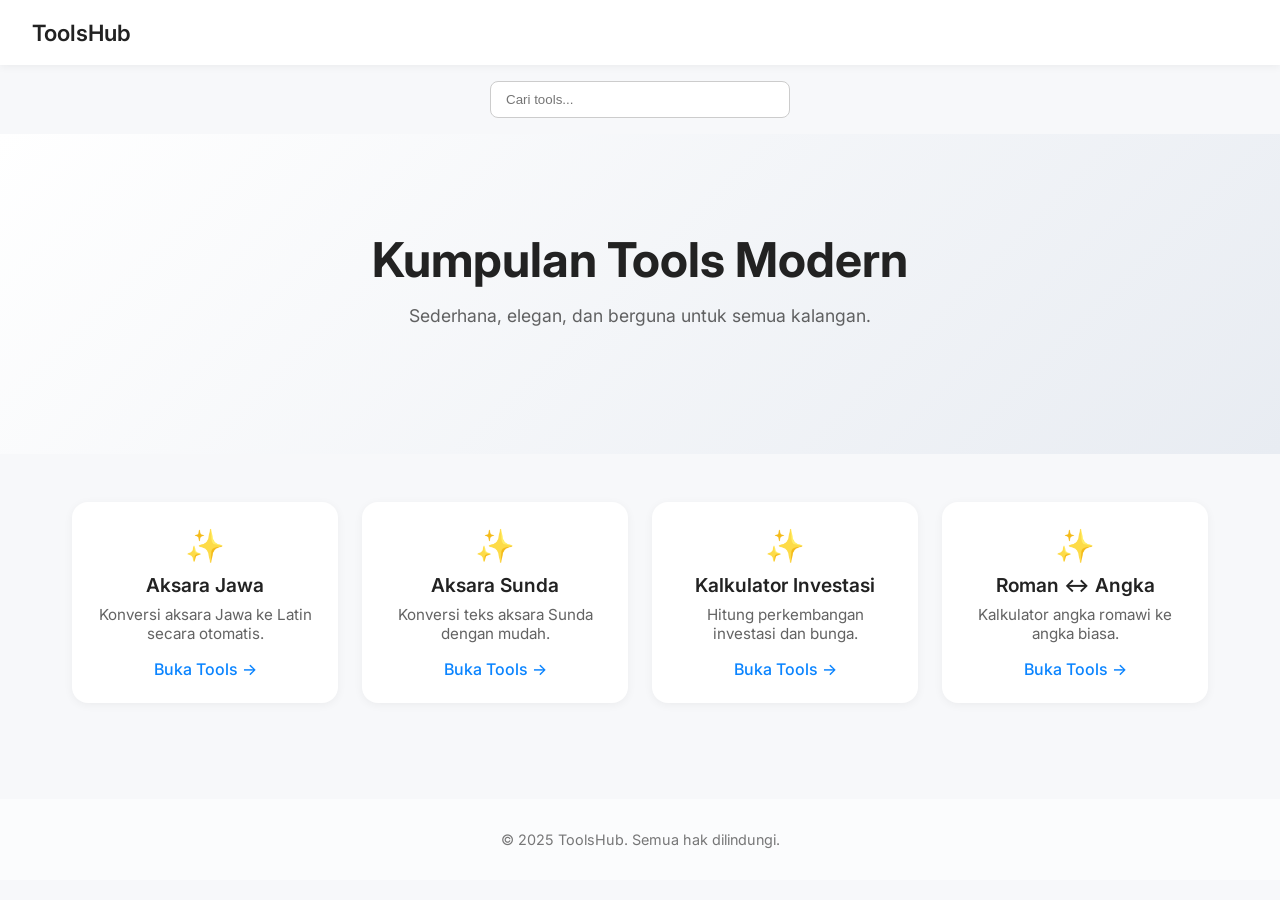
<file: Index.html>
<!DOCTYPE html>
<html lang="en">
<head>
  <meta charset="UTF-8" />
  <meta name="viewport" content="width=device-width, initial-scale=1.0" />
  <title>Tools Hub</title>
  <link rel="preconnect" href="https://fonts.googleapis.com">
  <link rel="preconnect" href="https://fonts.gstatic.com" crossorigin>
  <link href="https://fonts.googleapis.com/css2?family=Inter:wght@400;500;600;700&display=swap" rel="stylesheet">
  <style>
    :root {
      --bg: #f7f8fa;
      --text: #222;
      --card-bg: #fff;
      --nav-bg: #fff;
    }
    .dark {
      --bg: #1a1c1f;
      --text: #f1f1f1;
      --card-bg: #2a2d31;
      --nav-bg: #2a2d31;
    }
    * {
      margin: 0;
      padding: 0;
      box-sizing: border-box;
    }
    body {
      font-family: 'Inter', sans-serif;
      background: var(--bg);
      color: var(--text);
      transition: background 0.3s ease, color 0.3s ease;
      background: #f7f8fa;
      color: #222;
    }
    nav {
      display: flex;
      justify-content: space-between;
      align-items: center;
      padding: 1.2rem 2rem;
      background: var(--nav-bg);
      box-shadow: 0 2px 8px rgba(0,0,0,0.05);
      position: sticky;
      top: 0;
      z-index: 100;
    }
    nav .brand {
      font-size: 1.4rem;
      font-weight: 600;
    }
    .hero {
      padding: 6rem 2rem;
      text-align: center;
      background: linear-gradient(135deg, #ffffff 0%, #e8ecf2 100%);
    }
    .hero h1 {
      font-size: 3rem;
      font-weight: 700;
      margin-bottom: 1rem;
    }
    .hero p {
      font-size: 1.1rem;
      opacity: 0.7;
      margin-bottom: 2rem;
    }
    .tools {
      padding: 3rem 2rem;
      max-width: 1200px;
      margin: auto;
    }
    .grid {
      display: grid;
      grid-template-columns: repeat(auto-fit, minmax(250px, 1fr));
      gap: 1.5rem;
    }
    .card {
      background: var(--card-bg);
      padding: 1.5rem;
      border-radius: 16px;
      box-shadow: 0 2px 10px rgba(0,0,0,0.05);
      transition: transform 0.2s ease, box-shadow 0.2s ease, background 0.3s ease;
      text-align: center;
    }
    .card:hover {
      transform: translateY(-5px);
      box-shadow: 0 8px 20px rgba(0,0,0,0.08);
    }
    .card h3 {
      font-size: 1.2rem;
      font-weight: 600;
      margin-bottom: 0.5rem;
    }
    .card p {
      font-size: 0.95rem;
      opacity: 0.7;
      margin-bottom: 1rem;
    }
    .card a {
      text-decoration: none;
      color: #0a84ff;
      font-weight: 500;
    }
    .icon {
      font-size: 2rem;
      margin-bottom: 0.5rem;
      opacity: 0.9;
    }

    footer {
      text-align: center;
      padding: 2rem;
      background: #fff;
      margin-top: 3rem;
      font-size: 0.9rem;
      opacity: 0.6;
    }
  </style>
</head>
<body>
  <nav>
    <div class="brand">ToolsHub</div>
  </nav>

  <div style="text-align:center; padding:1rem;">
    <input id="search" type="text" placeholder="Cari tools..." style="padding:10px 15px; border-radius:8px; border:1px solid #ccc; width:80%; max-width:300px;">
  </div>

  <section class="hero">
    <h1>Kumpulan Tools Modern</h1>
    <p>Sederhana, elegan, dan berguna untuk semua kalangan.</p>
  </section>

  <section class="tools">
    <div class="grid">

      <div class="card">
        <div class="icon">✨</div>
        <h3>Aksara Jawa</h3>
        <p>Konversi aksara Jawa ke Latin secara otomatis.</p>
        <a href="#">Buka Tools →</a>
      </div>

      <div class="card">
        <div class="icon">✨</div>
        <h3>Aksara Sunda</h3>
        <p>Konversi teks aksara Sunda dengan mudah.</p>
        <a href="#">Buka Tools →</a>
      </div>

      <div class="card">
        <div class="icon">✨</div>
        <h3>Kalkulator Investasi</h3>
        <p>Hitung perkembangan investasi dan bunga.</p>
        <a href="#">Buka Tools →</a>
      </div>

      <div class="card">
        <div class="icon">✨</div>
        <h3>Roman ↔ Angka</h3>
        <p>Kalkulator angka romawi ke angka biasa.</p>
        <a href="#">Buka Tools →</a>
      </div>

    </div>
  </section>

  <footer>
    © 2025 ToolsHub. Semua hak dilindungi.
  </footer>
  <script>
    if(window.matchMedia && window.matchMedia('(prefers-color-scheme: dark)').matches){
      document.body.classList.add('dark');
    }

    gsap.from('.hero h1', { opacity:0, y:40, duration:1, ease:'power3.out'});
    gsap.from('.hero p', { opacity:0, y:30, duration:1, delay:0.2});
    gsap.from('.grid', { opacity:0, y:60, duration:1, scrollTrigger:{ trigger:'.grid', start:'top 80%'}});

    const search = document.getElementById('search');
    const cards = document.querySelectorAll('.card');
    search.addEventListener('input', () => {
      const val = search.value.toLowerCase();
      cards.forEach(card => {
        card.style.display = card.textContent.toLowerCase().includes(val) ? 'block' : 'none';
      });
    });
  </script>
</body>
</html>
</file>
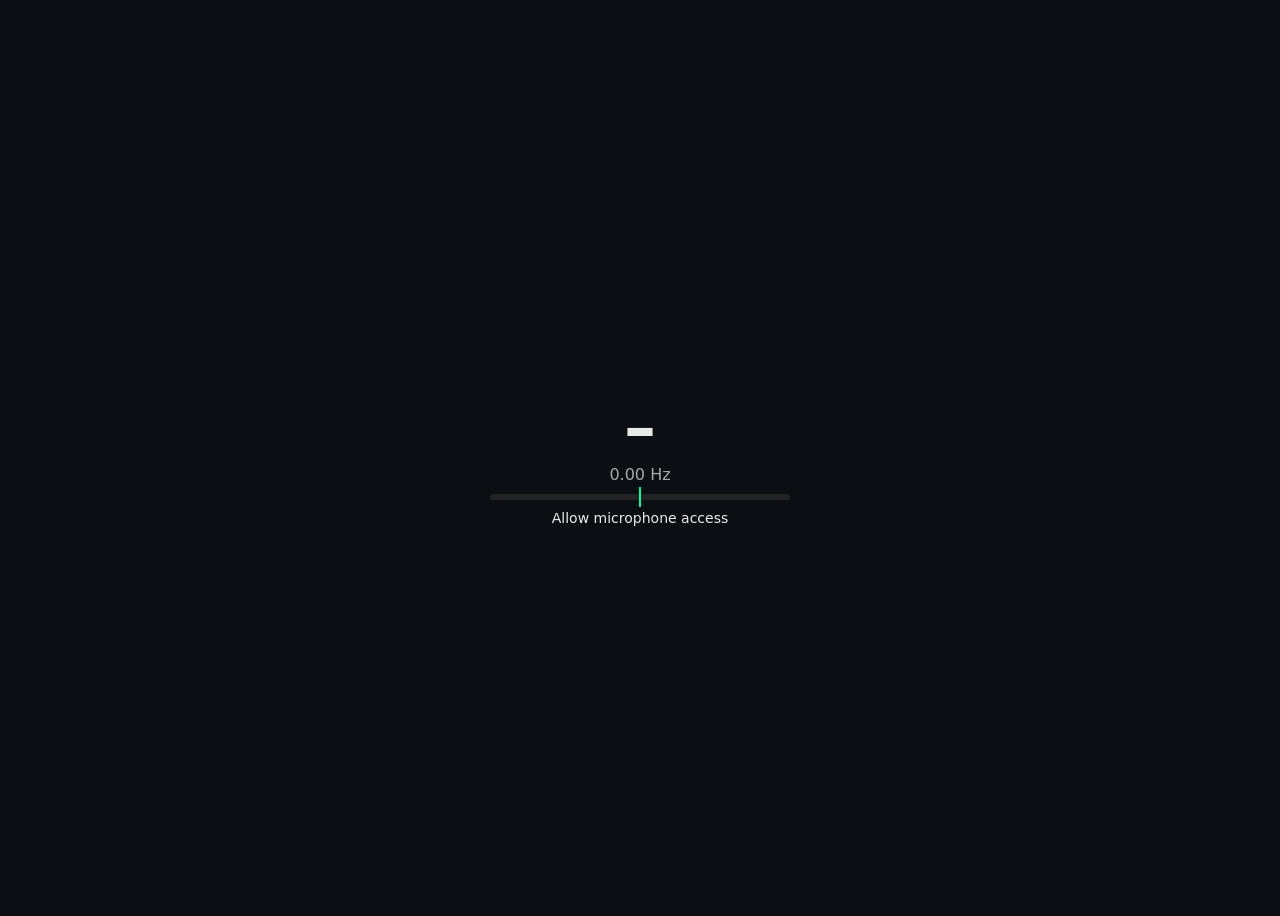
<file: posts/guitar-tuner/index.html>
<!DOCTYPE html>
<html lang="id">
<head>
<meta charset="UTF-8">
<title>Ultra Accurate Web Tuner</title>
<meta name="viewport" content="width=device-width, initial-scale=1">
<style>
body {
  background:#0b0f14;
  color:#eaeaea;
  font-family:system-ui, sans-serif;
  display:flex;
  justify-content:center;
  align-items:center;
  height:100vh;
}
.tuner {
  text-align:center;
  width:300px;
}
.note {
  font-size:64px;
  font-weight:700;
}
.freq {
  opacity:.7;
  margin-bottom:10px;
}
.meter {
  position:relative;
  height:6px;
  background:#222;
  border-radius:3px;
}
.needle {
  position:absolute;
  top:-7px;
  width:2px;
  height:20px;
  background:#00ff9c;
  left:50%;
  transform:translateX(-50%);
}
.status {
  margin-top:10px;
  font-size:14px;
}
</style>
</head>
<body>

<div class="tuner">
  <div class="note">–</div>
  <div class="freq">0.00 Hz</div>
  <div class="meter"><div class="needle"></div></div>
  <div class="status">Allow microphone access</div>
</div>

<script src="tuner.js"></script>
</body>
</html>
</file>
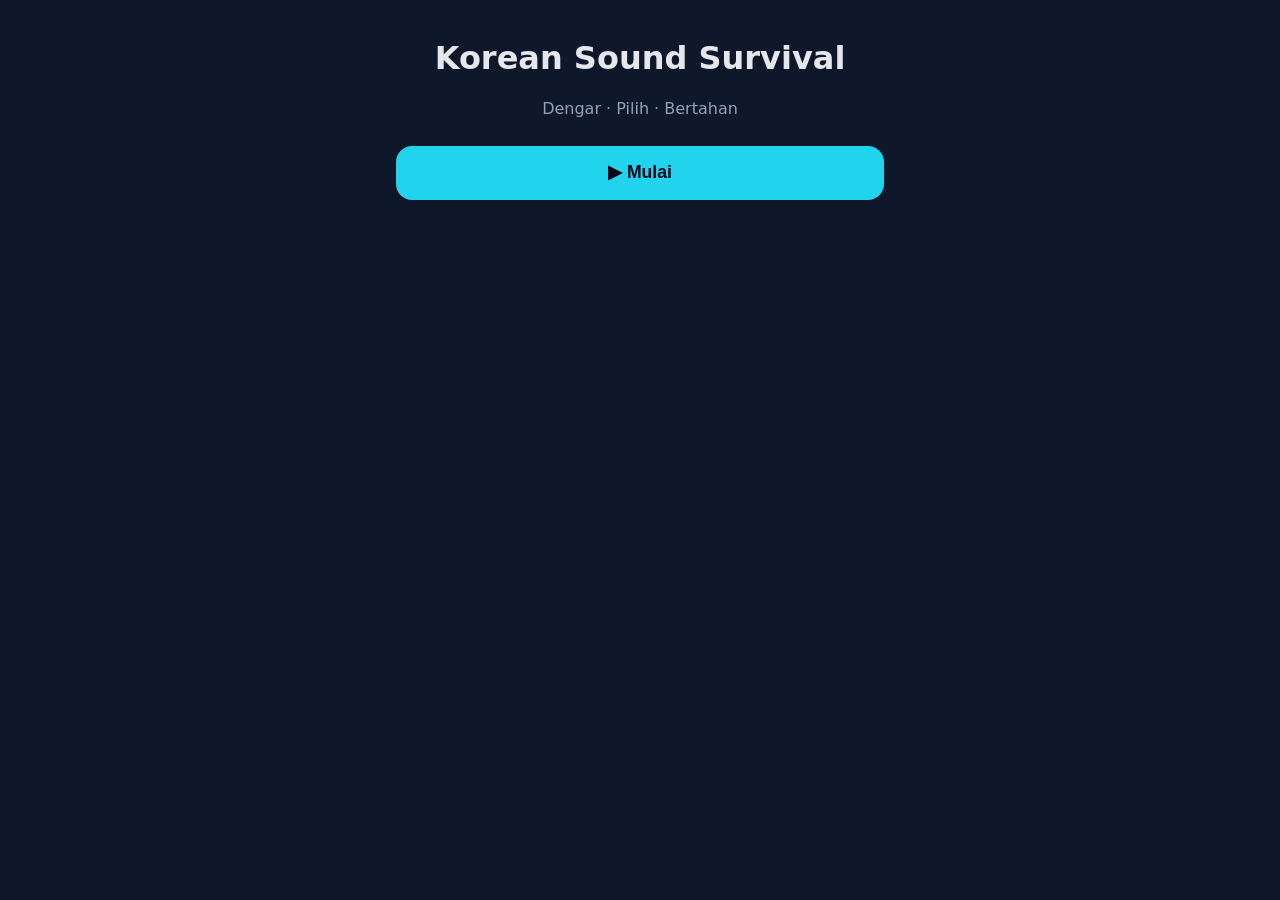
<file: posts/hangul/index.html>
<!DOCTYPE html>
<html lang="id">
<head>
<meta charset="UTF-8">
<meta name="viewport" content="width=device-width, initial-scale=1.0">
<title>Korean Sound Survival</title>
<link rel="stylesheet" href="css/style.css">
</head>
<body>

<!-- HOME -->
<div id="home" class="screen active fade">
  <h1>Korean Sound Survival</h1>
  <p>Dengar · Pilih · Bertahan</p>
  <button class="primary" id="btnStart">▶ Mulai</button>
</div>

<!-- WORLD -->
<div id="world" class="screen fade">
  <h2>Pilih World</h2>
  <div class="grid">
    <button id="btnHangeulBasic">Hangeul Basic</button>
    <button id="btnHangeulVowel">Hangeul Vowel</button>
    <button id="btnHangeulInitial">Hangeul Initial</button>
    <button id="btnAssimilation">Assimilation</button>
    <button id="btnBatchimL1">Batchim Level 1</button>
    <button id="btnBatchimL2">Batchim Level 2</button>
    <button id="btnBatchimL3">Batchim Level 3</button>
    <button id="btnBatchimL4">Batchim Level 4</button>
  </div>

  <button class="primary" id="btnSurvival">🧠 Survival Mode (PRO)</button>
</div>

<!-- LESSON (BARU) -->
<div id="lesson" class="screen fade">
  <div class="lesson-box">
    <h2 id="lessonHangul"></h2>
    <p id="lessonPhonetic" class="phonetic"></p>
    <p id="lessonRule" class="rule"></p>

    <div class="lesson-actions">
      <button class="secondary" id="btnLessonAudio">🔊 Dengarkan</button>
      <button class="primary" id="btnLessonNext">Next →</button>
    </div>
  </div>
</div>

<!-- GAME -->
<div id="game" class="screen fade">
  <div class="top-bar">
    ❤️ <span id="hp">3</span>
    🔥 <span id="combo">0</span>
  </div>

  <button class="audio-btn pulse" id="btnPlayAudio">🔊</button>

  <div id="questionBox" class="question-box">
    <div id="choices" class="choices"></div>
  </div>

  <p id="feedback"></p>

  <button class="secondary" id="btnBackToWorld">⬅ Kembali</button>
</div>

<!-- GAME OVER -->
<div id="gameover" class="screen fade">
  <div class="gameover-box">
    <div class="skull">💀</div>
    <h1>Game Over</h1>

    <div class="summary">
      <div>
        <span id="statTotal">0</span>
        <small>Total Soal</small>
      </div>
      <div>
        <span id="statCorrect">0</span>
        <small>Benar</small>
      </div>
      <div>
        <span id="statBestCombo">0</span>
        <small>Best Combo</small>
      </div>
    </div>

    <button class="primary" id="btnRevive">❤️ Revive (1x)</button>
    <button class="secondary" id="btnRetry">🔁 Main Lagi</button>
    <button class="secondary" id="btnGoWorld">⬅ World</button>
  </div>
</div>

<!-- SUBSCRIBE -->
<div id="subscribe" class="modal">
  <div class="modal-box">
    <h2>🔒 Survival Mode</h2>
    <p>Mode tanpa nyawa, endless challenge.</p>
    <button class="primary" id="btnFakeSubscribe">💳 Subscribe</button>
    <button class="secondary" id="btnCloseSubscribe">✖ Tutup</button>
  </div>
</div>

<script type="module" src="js/index.js"></script>
</body>
</html>
</file>
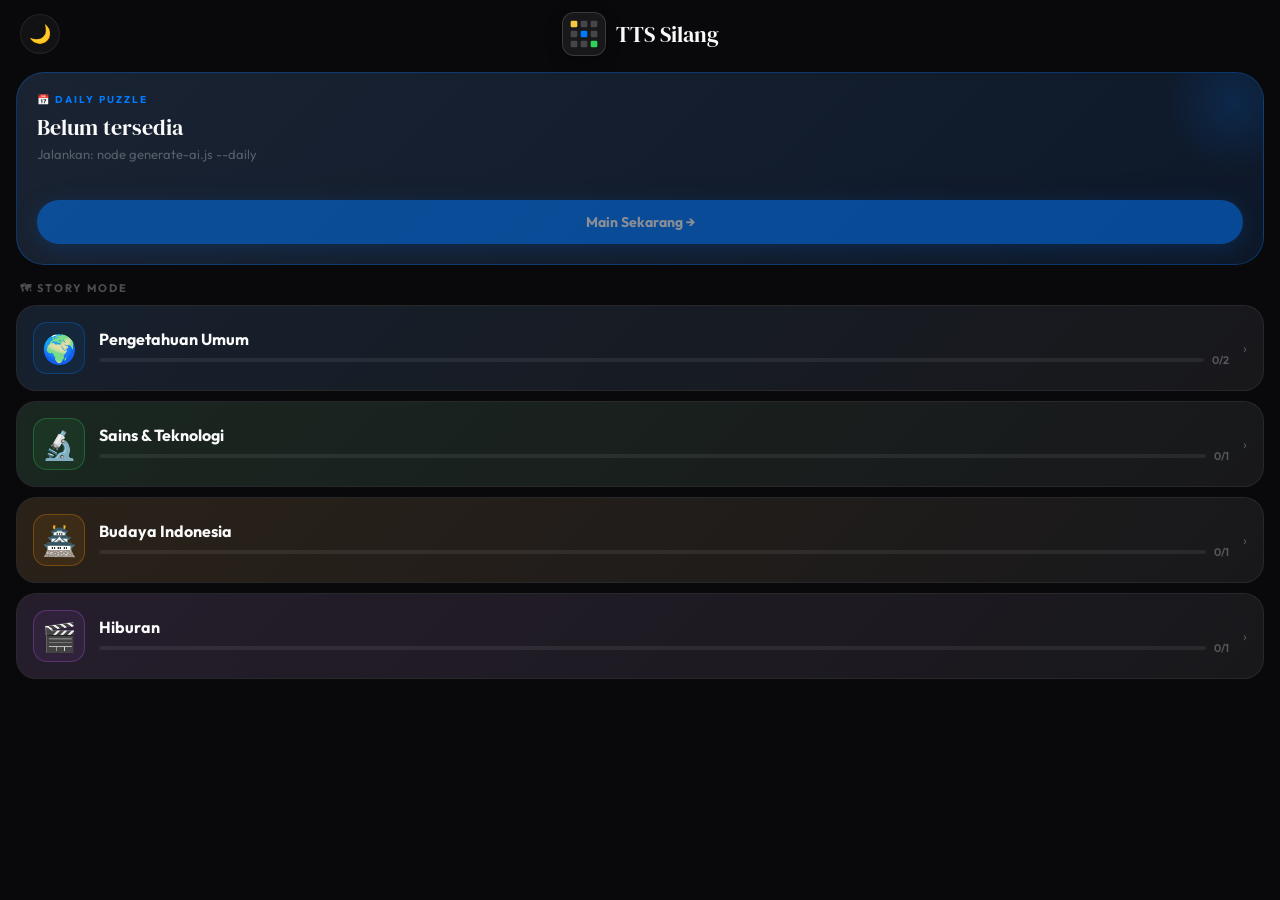
<file: posts/tts/index.html>
<!DOCTYPE html>
<html lang="id">
<head>
  <meta charset="UTF-8">
  <meta name="viewport" content="width=device-width, initial-scale=1.0, viewport-fit=cover, user-scalable=no">
  <meta name="theme-color" content="#09090B" id="meta-theme">
  <meta name="apple-mobile-web-app-capable" content="yes">
  <meta name="apple-mobile-web-app-status-bar-style" content="black-translucent">
  <meta name="apple-mobile-web-app-title" content="TTS Silang">
  <link rel="manifest" href="manifest.json">
  <title>TTS Silang</title>
  <link rel="preconnect" href="https://fonts.googleapis.com">
  <link rel="preconnect" href="https://fonts.gstatic.com" crossorigin>
  <link rel="stylesheet" href="style.css">
</head>
<body>

<canvas id="confetti-canvas"></canvas>
<div id="combo-display"></div>
<div id="loading-overlay"><div class="spinner"></div><div class="loading-label">Memuat…</div></div>

<!-- Mobile keyboard input -->
<input id="mobile-input" type="text" inputmode="text"
  autocomplete="off" autocorrect="off" autocapitalize="characters" spellcheck="false"
  style="position:fixed;opacity:0;width:1px;height:1px;top:50%;left:50%;
         border:none;outline:none;pointer-events:none;z-index:-1;transform:translate(-50%,-50%);"
  aria-hidden="true">

<!-- ══════════════════════════════════════
     SCREEN 1: HOME
     ══════════════════════════════════════ -->
<div id="screen-home" class="screen active">
  <div class="home-header">
    <button class="icon-btn" id="home-theme-btn" aria-label="Tema">🌙</button>
    <div class="home-logo">
      <div class="home-logo-icon">
        <svg width="32" height="32" viewBox="0 0 48 48" fill="none">
          <rect x="4"  y="4"  width="10" height="10" rx="2" fill="#F5C842"/>
          <rect x="19" y="4"  width="10" height="10" rx="2" fill="rgba(255,255,255,0.2)"/>
          <rect x="34" y="4"  width="10" height="10" rx="2" fill="rgba(255,255,255,0.2)"/>
          <rect x="4"  y="19" width="10" height="10" rx="2" fill="rgba(255,255,255,0.2)"/>
          <rect x="19" y="19" width="10" height="10" rx="2" fill="#007AFF"/>
          <rect x="34" y="19" width="10" height="10" rx="2" fill="rgba(255,255,255,0.2)"/>
          <rect x="4"  y="34" width="10" height="10" rx="2" fill="rgba(255,255,255,0.2)"/>
          <rect x="19" y="34" width="10" height="10" rx="2" fill="rgba(255,255,255,0.2)"/>
          <rect x="34" y="34" width="10" height="10" rx="2" fill="#30D158"/>
        </svg>
      </div>
      <span class="home-logo-name">TTS Silang</span>
    </div>
    <div style="width:40px"></div><!-- spacer -->
  </div>

  <!-- Daily Card -->
  <div class="daily-card" id="daily-card">
    <div class="daily-badge">📅 DAILY PUZZLE</div>
    <div class="daily-title" id="daily-title">—</div>
    <div class="daily-meta" id="daily-meta">—</div>
    <div class="daily-status" id="daily-status"></div>
    <button class="daily-btn" id="btn-daily">Main Sekarang →</button>
  </div>

  <!-- World Map -->
  <div class="section-label">🗺 Story Mode</div>
  <div class="world-list" id="world-list">
    <!-- filled by JS -->
  </div>
</div>

<!-- ══════════════════════════════════════
     SCREEN 2: LEVEL SELECT
     ══════════════════════════════════════ -->
<div id="screen-levels" class="screen">
  <div class="nav-header">
    <button class="icon-btn" onclick="App.goHome()">
      <svg width="16" height="16" viewBox="0 0 16 16" fill="none">
        <path d="M10 12L6 8l4-4" stroke="currentColor" stroke-width="2" stroke-linecap="round"/>
      </svg>
    </button>
    <div class="nav-title" id="world-title-nav">—</div>
    <div style="width:40px"></div>
  </div>
  <div class="level-grid" id="level-grid">
    <!-- filled by JS -->
  </div>
</div>

<!-- ══════════════════════════════════════
     SCREEN 3: GAME
     ══════════════════════════════════════ -->
<div id="screen-game" class="screen">
  <div id="app">
    <header class="game-header">
      <button class="header-back" id="btn-back-game" aria-label="Kembali">
        <svg width="14" height="14" viewBox="0 0 14 14" fill="none">
          <path d="M9 11L5 7l4-4" stroke="currentColor" stroke-width="1.8" stroke-linecap="round"/>
        </svg>
      </button>
      <div class="header-title">
        <div class="header-puzzle-name" id="header-puzzle-name">—</div>
        <div class="header-mode-badge"  id="header-mode-badge"></div>
      </div>
      <div class="header-right">
        <button class="header-theme-btn" id="game-theme-btn" aria-label="Tema">🌙</button>
        <div class="header-stats">
          <div id="timer-wrap" class="stat-pill">
            <span class="stat-pill-lbl">Waktu</span>
            <span class="stat-pill-val" id="timer-value">00:00</span>
          </div>
          <div class="stat-pill">
            <span class="stat-pill-lbl">Skor</span>
            <span class="stat-pill-val" id="score-value">0</span>
          </div>
          <div class="stat-pill">
            <span class="stat-pill-lbl">Kata</span>
            <span class="stat-pill-val" id="progress-text">0/0</span>
          </div>
        </div>
      </div>
    </header>

    <div class="progress-strip">
      <div class="progress-strip-fill" id="progress-bar-fill"></div>
    </div>

    <div class="game-body">
      <div class="grid-area" id="grid-area">
        <div id="grid-container" tabindex="0" role="application" aria-label="Papan TTS"></div>
      </div>

      <!-- Zoom — fixed to game-body corner -->
      <div class="zoom-controls" id="zoom-controls">
        <button class="zoom-btn" id="btn-zoom-in"  aria-label="Perbesar">＋</button>
        <button class="zoom-btn" id="btn-zoom-out" aria-label="Perkecil">－</button>
        <button class="zoom-btn" id="btn-zoom-fit" title="Fit" style="font-size:13px">⊡</button>
      </div>

      <aside class="clue-panel">
        <div class="clue-tabs">
          <div class="clue-tab active" data-tab="across">↔ Mendatar</div>
          <div class="clue-tab"        data-tab="down">↕ Menurun</div>
        </div>
        <div class="clue-pane active" id="clues-across"></div>
        <div class="clue-pane"        id="clues-down"></div>
      </aside>
    </div>

    <footer class="game-footer">
      <button class="ctrl-btn" id="btn-hint" onclick="game.useHint()">
        💡 <span class="hint-badge" id="hint-count">5</span>
      </button>
      <button class="ctrl-btn" onclick="game.revealCurrentWord()">🔓 Buka Kata</button>
      <button class="ctrl-btn primary" onclick="game.checkAll()">✅ Cek</button>
      <button class="ctrl-btn primary" onclick="game.moveToNextWord()">⏭ Lanjut</button>
    </footer>
  </div>
</div>

<!-- ══════════════════════════════════════
     WIN OVERLAY
     ══════════════════════════════════════ -->
<div id="win-overlay" class="overlay win-overlay">
  <div class="overlay-sheet">
    <div class="overlay-glow"></div>
    <span class="overlay-emoji" id="win-emoji">🏆</span>
    <div class="overlay-title" id="win-title">Selesai!</div>
    <div class="overlay-sub" id="win-sub">Luar biasa!</div>
    <div class="overlay-stats">
      <div class="overlay-stat">
        <span class="overlay-stat-lbl">Skor</span>
        <span class="overlay-stat-val" id="win-score" style="color:var(--c-gold)">0</span>
      </div>
      <div class="overlay-stat">
        <span class="overlay-stat-lbl">Waktu</span>
        <span class="overlay-stat-val" id="win-time">0m 0s</span>
      </div>
      <div class="overlay-stat">
        <span class="overlay-stat-lbl">Kata Benar</span>
        <span class="overlay-stat-val" id="win-words">0</span>
      </div>
    </div>
    <!-- Stars -->
    <div class="star-row" id="star-row">⭐⭐⭐</div>
    <div class="overlay-btns">
      <button class="overlay-btn secondary" id="win-btn-back" onclick="App.backFromGame()">Kembali</button>
      <button class="overlay-btn primary"   id="win-btn-next" onclick="App.nextLevel()">Level Berikut →</button>
    </div>
  </div>
</div>

<!-- GAME OVER -->
<div id="gameover-overlay" class="overlay lose-overlay">
  <div class="overlay-sheet">
    <div class="overlay-glow"></div>
    <span class="overlay-emoji">⏰</span>
    <div class="overlay-title">Waktu Habis!</div>
    <div class="overlay-sub">Coba lagi!</div>
    <div class="overlay-stats">
      <div class="overlay-stat">
        <span class="overlay-stat-lbl">Skor</span>
        <span class="overlay-stat-val" id="gameover-score" style="color:var(--c-red)">0</span>
      </div>
    </div>
    <div class="overlay-btns">
      <button class="overlay-btn secondary" onclick="App.backFromGame()">Kembali</button>
      <button class="overlay-btn primary"   onclick="App.replayLevel()">Coba Lagi</button>
    </div>
  </div>
</div>

<script src="ui.js"></script>
<script src="game.js"></script>
<script src="app.js"></script>
</body>
</html>
</file>
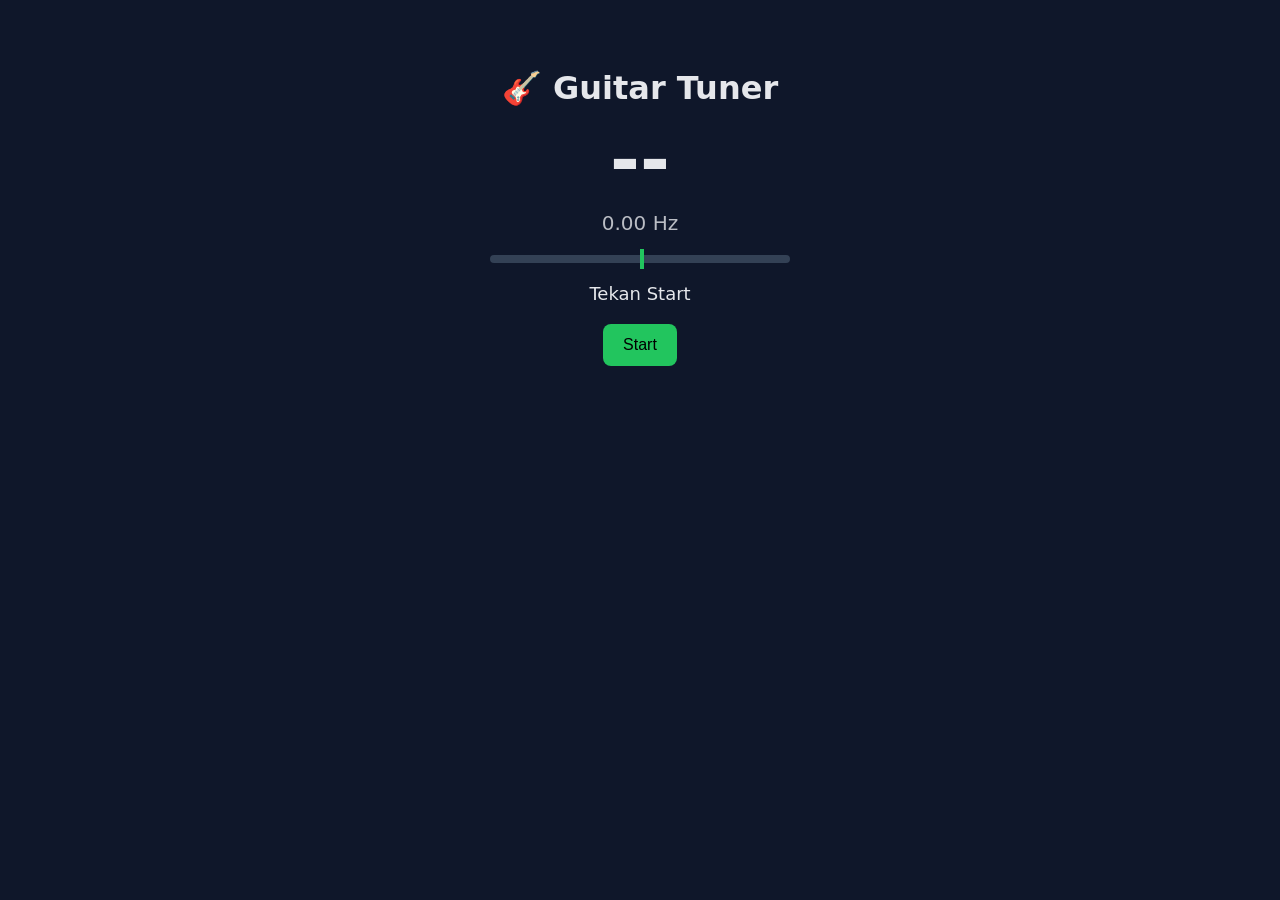
<file: posts/guitar-tuner/tuner.html>
<!DOCTYPE html>
<html lang="id">
<head>
<meta charset="UTF-8">
<title>High Accuracy Guitar Tuner</title>
<style>
  body {
    background: #0f172a;
    color: #e5e7eb;
    font-family: system-ui, sans-serif;
    text-align: center;
    padding: 40px;
  }

  h1 { margin-bottom: 10px; }

  .note {
    font-size: 72px;
    font-weight: bold;
    margin: 10px 0;
  }

  .freq {
    font-size: 20px;
    opacity: 0.8;
  }

  .meter {
    width: 300px;
    height: 8px;
    background: #334155;
    margin: 20px auto;
    position: relative;
    border-radius: 4px;
  }

  .needle {
    width: 4px;
    height: 20px;
    background: #22c55e;
    position: absolute;
    top: -6px;
    left: 50%;
    transform-origin: bottom;
  }

  .status {
    margin-top: 10px;
    font-size: 18px;
  }

  button {
    margin-top: 20px;
    padding: 12px 20px;
    font-size: 16px;
    border: none;
    border-radius: 8px;
    background: #22c55e;
    cursor: pointer;
  }
</style>
</head>

<body>
<h1>🎸 Guitar Tuner</h1>
<div class="note" id="note">--</div>
<div class="freq" id="freq">0.00 Hz</div>

<div class="meter">
  <div class="needle" id="needle"></div>
</div>

<div class="status" id="status">Tekan Start</div>
<button onclick="start()">Start</button>

<script>
let audioContext, analyser, buffer;
let freqHistory = [];

const strings = [
  { note: "E2", freq: 82.41 },
  { note: "A2", freq: 110.00 },
  { note: "D3", freq: 146.83 },
  { note: "G3", freq: 196.00 },
  { note: "B3", freq: 246.94 },
  { note: "E4", freq: 329.63 }
];

async function start() {
  audioContext = new AudioContext();
  const stream = await navigator.mediaDevices.getUserMedia({ audio: true });
  const source = audioContext.createMediaStreamSource(stream);

  const filter = audioContext.createBiquadFilter();
  filter.type = "lowpass";
  filter.frequency.value = 1000;

  analyser = audioContext.createAnalyser();
  analyser.fftSize = 4096;

  source.connect(filter);
  filter.connect(analyser);

  buffer = new Float32Array(analyser.fftSize);
  detect();
}

function detect() {
  analyser.getFloatTimeDomainData(buffer);
  let freq = autoCorrelate(buffer, audioContext.sampleRate);

  if (freq !== -1) {
    freqHistory.push(freq);
    if (freqHistory.length > 5) freqHistory.shift();
    freq = freqHistory.slice().sort()[2]; // median

    const string = closestString(freq);
    const cents = centsOff(freq, string.freq);

    document.getElementById("note").textContent = string.note;
    document.getElementById("freq").textContent = freq.toFixed(2) + " Hz";

    updateUI(cents);
  }

  requestAnimationFrame(detect);
}

function autoCorrelate(buf, sampleRate) {
  let size = buf.length;
  let rms = 0;
  for (let i = 0; i < size; i++) rms += buf[i] ** 2;
  rms = Math.sqrt(rms / size);
  if (rms < 0.01) return -1;

  let c = new Array(size).fill(0);
  for (let i = 0; i < size; i++)
    for (let j = 0; j < size - i; j++)
      c[i] += buf[j] * buf[j + i];

  let d = 0;
  while (c[d] > c[d + 1]) d++;

  let max = -1, pos = -1;
  for (let i = d; i < size; i++) {
    if (c[i] > max) {
      max = c[i];
      pos = i;
    }
  }

  // parabolic interpolation
  let x1 = c[pos - 1], x2 = c[pos], x3 = c[pos + 1];
  let shift = (x3 - x1) / (2 * (2 * x2 - x1 - x3));

  return sampleRate / (pos + shift);
}

function closestString(freq) {
  return strings.reduce((a, b) =>
    Math.abs(freq - a.freq) < Math.abs(freq - b.freq) ? a : b
  );
}

function centsOff(freq, ref) {
  return 1200 * Math.log2(freq / ref);
}

function updateUI(cents) {
  const needle = document.getElementById("needle");
  const status = document.getElementById("status");

  let clamped = Math.max(-50, Math.min(50, cents));
  needle.style.transform = `translateX(${clamped * 2}px)`;

  if (Math.abs(cents) < 1) {
    status.textContent = "✔ Pas";
    needle.style.background = "#22c55e";
  } else if (cents < 0) {
    status.textContent = "⬇ Terlalu Rendah";
    needle.style.background = "#facc15";
  } else {
    status.textContent = "⬆ Terlalu Tinggi";
    needle.style.background = "#facc15";
  }
}
</script>
</body>
</html>
</file>
<file: posts/hangul/css/style.css>
* {
  box-sizing: border-box;
}

body {
  margin: 0;
  background: #0f172a;
  color: #e5e7eb;
  font-family: system-ui, sans-serif;
}

/* ================= SCREEN ================= */
.screen {
  display: none;
  padding: 20px;
  min-height: 100vh;
  max-width: 520px;
  margin: auto;
}

.screen.active {
  display: block;
}

/* Fade motion */
.fade {
  animation: fadeIn 0.35s ease;
}

@keyframes fadeIn {
  from { opacity: 0; transform: translateY(8px); }
  to   { opacity: 1; transform: translateY(0); }
}

h1, h2 {
  text-align: center;
}

p {
  text-align: center;
  color: #94a3b8;
}

/* ================= BUTTON ================= */
button {
  width: 100%;
  padding: 16px;
  margin-top: 12px;
  font-size: 1.1rem;
  border: none;
  border-radius: 16px;
  background: #1e293b;
  color: #e5e7eb;
  cursor: pointer;
  transition: transform 0.12s ease, background 0.2s ease;
}

button:active {
  transform: scale(0.97);
}

button.primary {
  background: #22d3ee;
  color: #020617;
  font-weight: bold;
}

button.secondary {
  background: transparent;
  border: 1px solid #334155;
}

/* ================= GRID ================= */
.grid {
  display: grid;
  grid-template-columns: repeat(auto-fit, minmax(140px, 1fr));
  gap: 12px;
}

/* ================= GAME ================= */
.top-bar {
  display: flex;
  justify-content: space-between;
  font-size: 1.1rem;
}

.audio-btn {
  font-size: 3rem;
  margin: 30px auto;
  display: block;
  background: #22d3ee;
  color: #020617;
  border-radius: 50%;
  width: 90px;
  height: 90px;
}

/* Pulse */
.pulse {
  animation: pulse 1.6s infinite;
}

@keyframes pulse {
  0% { box-shadow: 0 0 0 0 rgba(34,211,238,.6); }
  70% { box-shadow: 0 0 0 18px rgba(34,211,238,0); }
  100% { box-shadow: 0 0 0 0 rgba(34,211,238,0); }
}

/* ================= QUESTION ================= */
.question-box {
  animation: slideIn 0.3s ease;
}

@keyframes slideIn {
  from { opacity: 0; transform: translateX(12px); }
  to   { opacity: 1; transform: translateX(0); }
}

.choices button {
  font-size: clamp(1.6rem, 4vw, 2.2rem);
  margin: 10px 0;
}

/* ================= FEEDBACK ================= */
#feedback {
  text-align: center;
  font-size: 1.3rem;
  margin-top: 10px;
  min-height: 1.5em;
}

/* ================= HEATMAP ================= */
.heatmap {
  display: grid;
  grid-template-columns: repeat(auto-fit, minmax(160px, 1fr));
  gap: 12px;
  margin-top: 20px;
}

.heat-item {
  padding: 14px;
  border-radius: 16px;
  text-align: center;
  font-size: 1.4rem;
  font-weight: bold;
  color: #020617;
}

.heat-cold { background: #38bdf8; }
.heat-warm { background: #facc15; }
.heat-hot  { background: #f87171; }

.heat-count {
  font-size: 0.85rem;
  font-weight: normal;
}

/* === TAMBAHAN ANIMASI === */

.correct {
  animation: correctFlash 0.4s ease;
}

@keyframes correctFlash {
  0% { background:#22c55e; transform:scale(1.03); }
  100% { background:#1e293b; transform:scale(1); }
}

.shake {
  animation: shake 0.35s;
}

@keyframes shake {
  0% { transform: translateX(0); }
  25% { transform: translateX(-6px); }
  50% { transform: translateX(6px); }
  75% { transform: translateX(-6px); }
  100% { transform: translateX(0); }
}

/* === MODAL === */
.modal {
  position: fixed;
  inset: 0;
  background: rgba(0,0,0,.6);
  display: none;
  align-items: center;
  justify-content: center;
}

.modal.show {
  display: flex;
}

.modal-box {
  background: #020617;
  padding: 24px;
  border-radius: 20px;
  width: 90%;
  max-width: 420px;
  text-align: center;
}

/* ================= GAME OVER ================= */
.gameover-box {
  background: radial-gradient(circle at top, #1e293b, #020617);
  padding: 32px 24px;
  border-radius: 28px;
  text-align: center;
  box-shadow: 0 30px 80px rgba(0,0,0,.6);
  animation: popIn .4s ease;
}

@keyframes popIn {
  from { transform: scale(.85); opacity:0; }
  to   { transform: scale(1); opacity:1; }
}

.skull {
  font-size: 4rem;
  margin-bottom: 10px;
}

.summary {
  display: grid;
  grid-template-columns: repeat(3,1fr);
  gap: 12px;
  margin: 20px 0 28px;
}

.summary span {
  font-size: 2rem;
  font-weight: bold;
  display: block;
}

.summary small {
  color: #94a3b8;
  font-size: .75rem;
}

/* ================= MOBILE UX IMPROVEMENT ================= */

/* Safe area untuk HP gesture (Android & iOS) */
body {
  padding-bottom: env(safe-area-inset-bottom);
}

/* Screen padding lebih konsisten */
.screen {
  padding: 18px 16px 28px;
}

/* Top bar lebih jelas & nyaman */
.top-bar {
  background: rgba(2,6,23,0.6);
  padding: 10px 14px;
  border-radius: 14px;
  margin-bottom: 14px;
  font-weight: 600;
}

/* Audio button lebih ergonomis */
.audio-btn {
  width: 78px;
  height: 78px;
  font-size: 2.4rem;
  margin: 24px auto 18px;
}

/* Choices lebih rapat & enak ditekan */
.choices button {
  padding: 18px 14px;
  margin: 8px 0;
  border-radius: 18px;
  touch-action: manipulation;
}

/* Feedback tidak lompat layout */
#feedback {
  margin-top: 6px;
}

/* Tombol umum: anti salah pencet */
button {
  min-height: 54px;
}

/* Grid world selector lebih ramah HP */
.grid {
  gap: 10px;
}

/* Modal padding mobile */
.modal-box {
  padding: 20px 18px;
}

/* Game over lebih compact */
.gameover-box {
  padding: 26px 18px;
}

.summary {
  gap: 8px;
}

/* ================= SMALL SCREEN ================= */
@media (max-width: 360px) {
  h1 { font-size: 1.6rem; }
  h2 { font-size: 1.2rem; }

  .choices button {
    font-size: 1.4rem;
    padding: 16px 12px;
  }

  .audio-btn {
    width: 70px;
    height: 70px;
    font-size: 2.2rem;
  }
}
</file>
<file: posts/tts/style.css>
@import url('https://fonts.googleapis.com/css2?family=DM+Serif+Display:ital@0;1&family=Outfit:wght@300;400;500;600;700;800&display=swap');

/* ================================================================
   TOKENS — DARK
   ================================================================ */
:root {
  --c-bg:        #09090B;
  --c-surface:   #111113;
  --c-card:      #18181B;
  --c-border:    rgba(255,255,255,0.07);
  --c-border-hi: rgba(255,255,255,0.14);
  --c-glass:     rgba(255,255,255,0.04);
  --c-glass-hi:  rgba(255,255,255,0.09);

  --c-gold:      #F5C842;
  --c-gold-dim:  rgba(245,200,66,0.14);
  --c-blue:      #007AFF;
  --c-blue-dim:  rgba(0,122,255,0.14);
  --c-green:     #30D158;
  --c-green-dim: rgba(48,209,88,0.14);
  --c-red:       #FF453A;
  --c-red-dim:   rgba(255,69,58,0.14);
  --c-purple:    #BF5AF2;
  --c-orange:    #FF9500;

  --c-txt-1:     #FAFAFA;
  --c-txt-2:     rgba(255,255,255,0.55);
  --c-txt-3:     rgba(255,255,255,0.28);

  --cell-bg:      #1C1C1E;
  --cell-border:  rgba(255,255,255,0.06);
  --cell-hi:      #1E2D3D;
  --cell-sel:     #003A75;
  --cell-correct: #0B3D21;
  --cell-error:   #3D0B0B;
  --cell-hint:    #2C1C42;

  --r-sm:   8px;  --r-md: 14px;
  --r-lg:  20px;  --r-xl: 28px;
  --r-full: 9999px;

  --ease-spring: cubic-bezier(0.34,1.56,0.64,1);
  --ease-out:    cubic-bezier(0.16,1,0.3,1);
  --t-fast: 0.12s;  --t-mid: 0.22s;

  --font-display: 'DM Serif Display', Georgia, serif;
  --font-ui:      'Outfit', system-ui, sans-serif;

  --header-h: 56px;  --footer-h: 60px;
  --safe-t: env(safe-area-inset-top, 0px);
  --safe-b: env(safe-area-inset-bottom, 0px);
  --safe-l: env(safe-area-inset-left, 0px);
  --safe-r: env(safe-area-inset-right, 0px);
}

/* ── Light Mode ─────────────────────────────────────────────────── */
body.light {
  --c-bg:        #F2F2F7;  --c-surface:   #FFFFFF;
  --c-card:      #FFFFFF;  --c-border:    rgba(0,0,0,0.08);
  --c-border-hi: rgba(0,0,0,0.15);
  --c-glass:     rgba(0,0,0,0.03);  --c-glass-hi: rgba(0,0,0,0.06);
  --c-gold:      #9A6F00;  --c-gold-dim:  rgba(154,111,0,0.1);
  --c-blue:      #007AFF;  --c-blue-dim:  rgba(0,122,255,0.1);
  --c-green:     #34C759;  --c-green-dim: rgba(52,199,89,0.1);
  --c-red:       #FF3B30;  --c-red-dim:   rgba(255,59,48,0.1);
  --c-purple:    #AF52DE;  --c-orange:    #FF9500;
  --c-txt-1:     #1C1C1E;  --c-txt-2:     rgba(0,0,0,0.55);
  --c-txt-3:     rgba(0,0,0,0.32);
  --cell-bg:      #FFFFFF;  --cell-border: rgba(0,0,0,0.1);
  --cell-hi:      #D6E8FF;  --cell-sel:    #A8C8FF;
  --cell-correct: #C8F0D4;  --cell-error:  #FFD0CE;
  --cell-hint:    #EDD6FF;
}

/* ── Base ───────────────────────────────────────────────────────── */
*,*::before,*::after { box-sizing:border-box; margin:0; padding:0; }
html { height:100%; height:-webkit-fill-available; }
body {
  font-family: var(--font-ui);
  background: var(--c-bg);
  color: var(--c-txt-1);
  height: 100dvh;
  overflow: hidden;
  -webkit-font-smoothing: antialiased;
  -webkit-tap-highlight-color: transparent;
  user-select: none;
  transition: background .3s, color .3s;
}

/* ── Screens ────────────────────────────────────────────────────── */
.screen {
  position: fixed; inset: 0;
  display: none; flex-direction: column;
  overflow: hidden;
  padding-top:    var(--safe-t);
  padding-bottom: var(--safe-b);
  padding-left:   var(--safe-l);
  padding-right:  var(--safe-r);
  background: var(--c-bg);
}
.screen.active { display: flex; }

/* Screen transition */
.screen.slide-in  { animation: slide-in  .32s var(--ease-out) both; }
.screen.slide-out { animation: slide-out .28s var(--ease-out) both; }
.screen.slide-back-in  { animation: slide-back-in  .32s var(--ease-out) both; }
.screen.slide-back-out { animation: slide-back-out .28s var(--ease-out) both; }
@keyframes slide-in       { from{transform:translateX(100%)} to{transform:translateX(0)} }
@keyframes slide-out      { from{transform:translateX(0)} to{transform:translateX(-30%)} }
@keyframes slide-back-in  { from{transform:translateX(-30%)} to{transform:translateX(0)} }
@keyframes slide-back-out { from{transform:translateX(0)} to{transform:translateX(100%)} }

/* ── Shared nav header ──────────────────────────────────────────── */
.nav-header {
  flex-shrink: 0;
  height: var(--header-h);
  display: flex; align-items: center; justify-content: space-between;
  padding: 0 16px;
  border-bottom: 1px solid var(--c-border);
  background: rgba(9,9,11,0.85);
  backdrop-filter: blur(20px); -webkit-backdrop-filter: blur(20px);
}
body.light .nav-header { background: rgba(242,242,247,0.9); }
.nav-title {
  font-family: var(--font-display);
  font-size: 18px; color: var(--c-txt-1);
}

.icon-btn {
  width: 40px; height: 40px; border-radius: 50%;
  background: var(--c-glass); border: 1px solid var(--c-border);
  color: var(--c-txt-1); font-size: 18px;
  display: flex; align-items: center; justify-content: center;
  cursor: pointer; transition: all var(--t-fast);
}
.icon-btn:active { background: var(--c-glass-hi); transform: scale(0.9); }

/* ================================================================
   SCREEN 1: HOME
   ================================================================ */
#screen-home { overflow-y: auto; -webkit-overflow-scrolling: touch; }

.home-header {
  flex-shrink: 0;
  display: flex; align-items: center; justify-content: space-between;
  padding: 12px 20px 8px;
}
.home-logo { display: flex; align-items: center; gap: 10px; }
.home-logo-icon {
  width: 44px; height: 44px; border-radius: 12px;
  background: var(--c-card); border: 1px solid var(--c-border-hi);
  display: flex; align-items: center; justify-content: center;
  box-shadow: 0 4px 16px rgba(0,0,0,0.3);
}
.home-logo-name {
  font-family: var(--font-display);
  font-size: 22px; color: var(--c-txt-1);
}

/* Daily card */
.daily-card {
  margin: 8px 16px 16px;
  background: linear-gradient(135deg, #1A2332, #0D1829);
  border: 1px solid rgba(0,122,255,0.3);
  border-radius: var(--r-xl);
  padding: 20px;
  position: relative; overflow: hidden;
  flex-shrink: 0;
}
body.light .daily-card {
  background: linear-gradient(135deg, #E8F4FF, #F0F8FF);
  border-color: rgba(0,122,255,0.2);
}
.daily-card::before {
  content: '';
  position: absolute; top: -40px; right: -40px;
  width: 140px; height: 140px; border-radius: 50%;
  background: radial-gradient(circle, rgba(0,122,255,0.15), transparent 70%);
  pointer-events: none;
}
.daily-badge {
  font-size: 10px; font-weight: 700; letter-spacing: 2px;
  text-transform: uppercase; color: var(--c-blue); margin-bottom: 6px;
}
.daily-title {
  font-family: var(--font-display);
  font-size: 22px; color: var(--c-txt-1); margin-bottom: 4px;
}
.daily-meta {
  font-size: 13px; color: var(--c-txt-3); margin-bottom: 4px;
}
.daily-status {
  font-size: 13px; font-weight: 600;
  color: var(--c-green); min-height: 20px;
}
.daily-btn {
  margin-top: 14px;
  height: 44px; width: 100%;
  border-radius: var(--r-full);
  background: var(--c-blue);
  color: #fff;
  font-family: var(--font-ui); font-size: 14px; font-weight: 700;
  border: none; cursor: pointer;
  transition: all var(--t-mid) var(--ease-out);
  box-shadow: 0 4px 20px rgba(0,122,255,0.35);
}
.daily-btn:active { transform: scale(0.98); }
.daily-btn.done {
  background: var(--c-green);
  box-shadow: 0 4px 20px rgba(48,209,88,0.35);
}
.daily-btn:disabled { opacity: 0.5; cursor: not-allowed; }

/* Streak */
.streak-badge {
  position: absolute; top: 16px; right: 16px;
  background: var(--c-gold);
  color: #000; font-size: 12px; font-weight: 800;
  padding: 4px 10px; border-radius: var(--r-full);
}

.section-label {
  font-size: 11px; font-weight: 700; letter-spacing: 2px;
  text-transform: uppercase; color: var(--c-txt-3);
  padding: 0 20px 10px;
  flex-shrink: 0;
}

/* World list */
.world-list {
  flex: 1; display: flex; flex-direction: column; gap: 10px;
  padding: 0 16px 24px; overflow-y: auto;
  -webkit-overflow-scrolling: touch;
}

.world-card {
  border-radius: var(--r-lg);
  border: 1px solid var(--c-border);
  overflow: hidden; cursor: pointer;
  transition: all var(--t-mid) var(--ease-out);
  flex-shrink: 0;
  background: var(--c-card);
  position: relative;
}
.world-card:active { transform: scale(0.98); }
.world-card.locked { opacity: 0.5; cursor: not-allowed; }

.world-card-inner {
  display: flex; align-items: center; gap: 14px; padding: 16px;
  position: relative; z-index: 1;
}
.world-card::before {
  content: '';
  position: absolute; inset: 0;
  background: linear-gradient(135deg, var(--world-color, #007AFF), transparent);
  opacity: 0.08;
}

.world-emoji {
  width: 52px; height: 52px; border-radius: 14px;
  display: flex; align-items: center; justify-content: center;
  font-size: 28px; flex-shrink: 0;
  background: color-mix(in srgb, var(--world-color, #007AFF) 15%, var(--c-card));
  border: 1px solid color-mix(in srgb, var(--world-color, #007AFF) 30%, transparent);
}

.world-info { flex: 1; min-width: 0; }
.world-name { font-size: 16px; font-weight: 700; color: var(--c-txt-1); margin-bottom: 4px; }
.world-progress-row {
  display: flex; align-items: center; gap: 8px;
}
.world-prog-bar {
  flex: 1; height: 4px; background: var(--c-border);
  border-radius: var(--r-full); overflow: hidden;
}
.world-prog-fill {
  height: 100%;
  background: var(--world-color, var(--c-blue));
  border-radius: var(--r-full);
  transition: width .5s var(--ease-out);
}
.world-prog-txt {
  font-size: 11px; font-weight: 600;
  color: var(--c-txt-3); white-space: nowrap;
}

.world-lock { font-size: 20px; flex-shrink: 0; }
.world-chevron { font-size: 14px; color: var(--c-txt-3); flex-shrink: 0; }

/* ================================================================
   SCREEN 2: LEVEL SELECT
   ================================================================ */
#screen-levels { overflow: hidden; }

.level-grid {
  flex: 1; display: grid;
  grid-template-columns: repeat(4, 1fr);
  gap: 12px; padding: 20px;
  overflow-y: auto; -webkit-overflow-scrolling: touch;
  align-content: start;
}
@media (min-width: 480px) {
  .level-grid { grid-template-columns: repeat(5, 1fr); }
}
@media (min-width: 768px) {
  .level-grid { grid-template-columns: repeat(7, 1fr); }
}

.level-btn {
  aspect-ratio: 1; border-radius: var(--r-md);
  display: flex; flex-direction: column;
  align-items: center; justify-content: center; gap: 4px;
  cursor: pointer; border: 2px solid var(--c-border);
  background: var(--c-card);
  transition: all var(--t-mid) var(--ease-spring);
  position: relative; overflow: hidden;
}
.level-btn:active { transform: scale(0.92); }
.level-btn.locked { opacity: 0.4; cursor: not-allowed; }
.level-btn.done {
  border-color: var(--c-green);
  background: color-mix(in srgb, var(--c-green) 10%, var(--c-card));
}
.level-btn.active-level {
  border-color: var(--level-color, var(--c-blue));
  background: color-mix(in srgb, var(--level-color, var(--c-blue)) 12%, var(--c-card));
  box-shadow: 0 0 20px color-mix(in srgb, var(--level-color, var(--c-blue)) 20%, transparent);
}

.level-num {
  font-size: 20px; font-weight: 800;
  color: var(--c-txt-1); line-height: 1;
}
.level-stars { font-size: 11px; line-height: 1; }
.level-lock-icon { font-size: 18px; }

/* ================================================================
   SCREEN 3: GAME (same as before)
   ================================================================ */
#screen-game #app {
  display: flex; flex-direction: column;
  height: 100%; overflow: hidden;
}

.game-header {
  flex-shrink: 0; height: var(--header-h);
  display: flex; align-items: center;
  padding: 0 12px;
  background: rgba(9,9,11,0.85);
  backdrop-filter: blur(20px); -webkit-backdrop-filter: blur(20px);
  border-bottom: 1px solid var(--c-border);
  gap: 10px; z-index: 10;
}
body.light .game-header { background: rgba(242,242,247,0.9); }

.header-back {
  width: 34px; height: 34px; border-radius: 50%;
  background: var(--c-glass); border: 1px solid var(--c-border);
  display: flex; align-items: center; justify-content: center;
  cursor: pointer; color: var(--c-txt-1); font-size: 15px;
  transition: background var(--t-fast); flex-shrink: 0;
}
.header-back:active { background: var(--c-glass-hi); }

.header-title { flex: 1; min-width: 0; }
.header-puzzle-name {
  font-family: var(--font-display); font-size: 16px;
  color: var(--c-txt-1); white-space: nowrap; overflow: hidden; text-overflow: ellipsis;
}
.header-mode-badge {
  font-size: 10px; font-weight: 600; letter-spacing: 1px;
  text-transform: uppercase; color: var(--c-gold);
}

.header-right { display: flex; align-items: center; gap: 6px; flex-shrink: 0; }
.header-theme-btn {
  width: 32px; height: 32px; border-radius: 50%;
  background: var(--c-glass); border: 1px solid var(--c-border);
  color: var(--c-txt-2); font-size: 15px;
  display: flex; align-items: center; justify-content: center;
  cursor: pointer; transition: all var(--t-fast);
}
.header-theme-btn:active { transform: scale(0.88) rotate(15deg); }

.header-stats { display: flex; gap: 5px; }
.stat-pill {
  background: var(--c-glass); border: 1px solid var(--c-border);
  border-radius: var(--r-full); padding: 4px 10px;
  display: flex; flex-direction: column; align-items: center; min-width: 46px;
}
.stat-pill-lbl {
  font-size: 8px; font-weight: 600; letter-spacing: 1px;
  text-transform: uppercase; color: var(--c-txt-3); line-height: 1;
}
.stat-pill-val {
  font-size: 14px; font-weight: 700;
  color: var(--c-txt-1); line-height: 1.2;
  font-variant-numeric: tabular-nums;
}
#score-value  { color: var(--c-gold); }
#timer-value  { color: var(--c-blue); }
.timer-urgent { color: var(--c-red) !important; }
#timer-wrap   { display: none; }
#timer-wrap.visible { display: flex; }

.progress-strip { flex-shrink: 0; height: 2px; background: var(--c-border); }
.progress-strip-fill {
  height: 100%; width: 0%;
  background: linear-gradient(90deg, var(--c-blue), var(--c-green));
  transition: width .5s var(--ease-out);
}

.game-body {
  flex: 1; min-height: 0;
  display: flex; flex-direction: column;
  position: relative; overflow: hidden;
}
@media (min-width: 768px) and (orientation: landscape), (min-width: 1024px) {
  .game-body { flex-direction: row; }
}

.grid-area {
  flex: 1; min-width: 0; min-height: 0;
  overflow: auto; -webkit-overflow-scrolling: touch;
  display: flex; align-items: flex-start; justify-content: flex-start;
  padding: 16px; background: var(--c-bg);
}
.grid-area.centered { align-items: center; justify-content: center; }

#grid-container { outline: none; flex-shrink: 0; }

.crossword-grid {
  display: grid; gap: 3px;
  background: var(--c-bg); border-radius: var(--r-sm);
  box-shadow: 0 0 0 1px var(--c-border), 0 20px 60px rgba(0,0,0,0.4);
}
body.light .crossword-grid {
  box-shadow: 0 0 0 1px var(--c-border), 0 8px 32px rgba(0,0,0,0.1);
}

.grid-cell {
  position: relative; display: flex;
  align-items: center; justify-content: center;
  border-radius: 3px; transition: background var(--t-fast); flex-shrink: 0;
}
.grid-cell.blocked { background: var(--c-bg); }
.grid-cell.active  { background: var(--cell-bg); cursor: pointer; border: 1px solid var(--cell-border); }
.grid-cell.highlighted { background: var(--cell-hi); }
.grid-cell.selected { background: var(--cell-sel) !important; box-shadow: inset 0 0 0 2px var(--c-blue); }
.grid-cell.flash-correct { animation: flash-green .55s var(--ease-out); }
.grid-cell.flash-error   { animation: flash-red   .55s var(--ease-out); }
.grid-cell.hint-revealed { background: var(--cell-hint) !important; }
.grid-cell.error-mark    { background: var(--cell-error) !important; box-shadow: inset 0 0 0 2px var(--c-red); animation: shake .4s ease; }
.grid-cell.pop-in        { animation: pop .14s var(--ease-spring); }

@keyframes flash-green { 0%{background:rgba(48,209,88,.6)} 100%{background:var(--cell-correct)} }
@keyframes flash-red   { 0%{background:rgba(255,69,58,.6)} 100%{background:var(--cell-error)} }
@keyframes pop   { 0%{transform:scale(1)} 50%{transform:scale(1.18)} 100%{transform:scale(1)} }
@keyframes shake { 0%,100%{transform:translateX(0)} 25%{transform:translateX(-3px)} 75%{transform:translateX(3px)} }

.cell-number {
  position: absolute; top: 2px; left: 3px;
  font-size: 9px; font-weight: 600;
  color: var(--c-txt-3); line-height: 1; pointer-events: none;
}
.cell-letter {
  font-family: var(--font-ui); font-size: 20px; font-weight: 700;
  color: var(--c-txt-1); text-transform: uppercase;
  line-height: 1; pointer-events: none;
}

/* Zoom — anchored to game-body, not scrollable */
.game-body { position: relative; }
.zoom-controls {
  position: absolute; bottom: 12px; right: 12px;
  display: flex; flex-direction: column; gap: 4px; z-index: 20;
}
.zoom-btn {
  width: 36px; height: 36px; border-radius: 10px;
  background: var(--c-card); border: 1px solid var(--c-border-hi);
  color: var(--c-txt-1); font-size: 18px;
  display: flex; align-items: center; justify-content: center;
  cursor: pointer; box-shadow: 0 4px 12px rgba(0,0,0,.3);
  transition: all var(--t-fast);
}
.zoom-btn:active { transform: scale(0.9); background: var(--c-glass-hi); }

/* Clue panel */
.clue-panel {
  flex-shrink: 0; background: var(--c-surface);
  border-top: 1px solid var(--c-border);
  display: flex; flex-direction: column; overflow: hidden; height: 200px;
}
@media (min-width: 768px) and (orientation: landscape), (min-width: 1024px) {
  .clue-panel { width: 280px; height: auto; border-top: none; border-left: 1px solid var(--c-border); }
}
.clue-tabs { display: flex; border-bottom: 1px solid var(--c-border); flex-shrink: 0; }
.clue-tab {
  flex: 1; padding: 10px; font-size: 12px; font-weight: 600;
  letter-spacing: .5px; text-transform: uppercase; color: var(--c-txt-3);
  text-align: center; cursor: pointer;
  border-bottom: 2px solid transparent; margin-bottom: -1px;
  transition: all var(--t-fast);
}
.clue-tab.active { color: var(--c-txt-1); border-bottom-color: var(--c-gold); }
.clue-pane {
  display: none; flex: 1; overflow-y: auto;
  scrollbar-width: thin; scrollbar-color: var(--c-border) transparent;
  -webkit-overflow-scrolling: touch;
}
.clue-pane.active { display: block; }
.clue-item {
  display: flex; align-items: baseline; gap: 10px; padding: 10px 16px;
  cursor: pointer; border-bottom: 1px solid rgba(128,128,128,.08);
  transition: background var(--t-fast); position: relative;
}
.clue-item:last-child { border-bottom: none; }
.clue-item:active { background: var(--c-glass); }
.clue-item.active { background: var(--c-blue-dim); }
.clue-item.active::before {
  content: ''; position: absolute; left:0; top:0; bottom:0;
  width: 3px; background: var(--c-blue); border-radius: 0 2px 2px 0;
}
.clue-item.completed .clue-text { text-decoration: line-through; color: var(--c-txt-3); }
.clue-item.completed .clue-num  { color: var(--c-green); }
.clue-num  { font-size: 11px; font-weight: 700; color: var(--c-gold); min-width: 18px; flex-shrink: 0; }
.clue-text { font-size: 13px; color: var(--c-txt-2); line-height: 1.4; }

/* Footer */
.game-footer {
  flex-shrink: 0; height: var(--footer-h);
  display: flex; align-items: center; justify-content: center;
  gap: 6px; padding: 0 10px;
  background: var(--c-surface); border-top: 1px solid var(--c-border);
  overflow-x: auto; scrollbar-width: none;
}
.game-footer::-webkit-scrollbar { display: none; }
.ctrl-btn {
  height: 36px; padding: 0 12px; border-radius: var(--r-full);
  background: var(--c-glass); border: 1px solid var(--c-border);
  color: var(--c-txt-1); font-family: var(--font-ui);
  font-size: 12px; font-weight: 600; cursor: pointer;
  display: flex; align-items: center; gap: 5px; white-space: nowrap;
  transition: all var(--t-fast); flex-shrink: 0;
}
.ctrl-btn:active   { background: var(--c-glass-hi); transform: scale(0.95); }
.ctrl-btn:disabled { opacity: .35; cursor: not-allowed; }
.ctrl-btn.primary  { background: var(--c-blue-dim); border-color: rgba(0,122,255,.25); color: var(--c-blue); }
.hint-badge {
  background: var(--c-purple); color: #fff;
  font-size: 10px; font-weight: 700;
  padding: 1px 5px; border-radius: var(--r-full); min-width: 18px; text-align: center;
}

/* ================================================================
   OVERLAYS
   ================================================================ */
.overlay {
  position: fixed; inset: 0; z-index: 800;
  display: none; align-items: flex-end; justify-content: center;
  padding-bottom: calc(var(--safe-b) + 16px);
  background: rgba(0,0,0,.65);
  backdrop-filter: blur(12px); -webkit-backdrop-filter: blur(12px);
}
.overlay-sheet {
  background: var(--c-card); border: 1px solid var(--c-border-hi);
  border-radius: var(--r-xl) var(--r-xl) var(--r-lg) var(--r-lg);
  padding: 28px 24px 24px; width: 100%; max-width: 480px;
  animation: sheet-up .4s var(--ease-spring); position: relative; overflow: hidden;
}
@media (min-width: 600px) {
  .overlay { align-items: center; padding-bottom: 0; }
  .overlay-sheet { border-radius: var(--r-xl); max-width: 380px; }
}
@keyframes sheet-up { from{transform:translateY(80px);opacity:0} to{transform:translateY(0);opacity:1} }
.overlay-glow {
  position: absolute; top: -40px; left: 50%; transform: translateX(-50%);
  width: 200px; height: 200px; border-radius: 50%; pointer-events: none;
}
.win-overlay  .overlay-glow { background: radial-gradient(circle, rgba(245,200,66,.2), transparent 70%); }
.lose-overlay .overlay-glow { background: radial-gradient(circle, rgba(255,69,58,.15), transparent 70%); }
.overlay-emoji {
  font-size: 48px; text-align: center; display: block; margin-bottom: 10px;
  animation: emoji-bounce .6s var(--ease-spring) .2s both;
}
@keyframes emoji-bounce { from{transform:scale(0) rotate(-20deg);opacity:0} to{transform:scale(1) rotate(0);opacity:1} }
.overlay-title { font-family: var(--font-display); font-size: 28px; text-align: center; margin-bottom: 4px; }
.win-overlay  .overlay-title { color: var(--c-gold); }
.lose-overlay .overlay-title { color: var(--c-red); }
.overlay-sub  { text-align: center; font-size: 14px; color: var(--c-txt-3); margin-bottom: 16px; }

.star-row { text-align: center; font-size: 28px; letter-spacing: 4px; margin-bottom: 16px; }

.overlay-stats {
  background: var(--c-glass); border-radius: var(--r-md); padding: 4px 0; margin-bottom: 16px;
}
.overlay-stat {
  display: flex; justify-content: space-between; align-items: center;
  padding: 10px 16px; border-bottom: 1px solid rgba(128,128,128,.08);
}
.overlay-stat:last-child { border-bottom: none; }
.overlay-stat-lbl { font-size: 14px; color: var(--c-txt-2); }
.overlay-stat-val { font-size: 16px; font-weight: 700; font-variant-numeric: tabular-nums; }

.overlay-btns { display: flex; gap: 8px; }
.overlay-btn {
  flex: 1; height: 48px; border-radius: var(--r-full);
  font-family: var(--font-ui); font-size: 15px; font-weight: 600;
  border: none; cursor: pointer; transition: all var(--t-mid) var(--ease-out);
}
.overlay-btn:active { transform: scale(0.97); }
.overlay-btn.secondary { background: var(--c-glass); border: 1px solid var(--c-border); color: var(--c-txt-1); }
.overlay-btn.primary   { background: var(--c-gold); color: #000; box-shadow: 0 4px 16px rgba(245,200,66,.3); }

/* ================================================================
   FLOATING UI
   ================================================================ */
#combo-display {
  display: none; position: fixed;
  top: calc(var(--safe-t) + var(--header-h) + 10px);
  left: 50%; transform: translateX(-50%);
  background: linear-gradient(135deg, var(--c-gold), #FF9500);
  color: #000; font-family: var(--font-display); font-size: 17px;
  padding: 7px 20px; border-radius: var(--r-full); z-index: 500;
  pointer-events: none; box-shadow: 0 4px 20px rgba(245,200,66,.4);
  white-space: nowrap; transition: opacity .4s ease;
}
.combo-pop { animation: combo-in .45s var(--ease-spring); }
@keyframes combo-in { from{transform:translateX(-50%) scale(.4);opacity:0} to{transform:translateX(-50%) scale(1);opacity:1} }

.float-score {
  position: fixed; font-size: 20px; font-weight: 800; color: var(--c-green);
  pointer-events: none; z-index: 500; text-shadow: 0 0 10px var(--c-green);
  animation: score-rise .9s var(--ease-out) forwards;
}
@keyframes score-rise { 0%{opacity:1;transform:translateY(0)} 100%{opacity:0;transform:translateY(-50px)} }

.toast {
  position: fixed; bottom: calc(var(--safe-b) + var(--footer-h) + 10px);
  left: 50%; transform: translateX(-50%) translateY(10px);
  background: var(--c-card); border: 1px solid var(--c-border-hi);
  color: var(--c-txt-1); padding: 10px 20px; border-radius: var(--r-full);
  font-size: 13px; font-weight: 600; z-index: 600; opacity: 0;
  transition: all .28s var(--ease-out); white-space: nowrap; pointer-events: none;
  box-shadow: 0 8px 24px rgba(0,0,0,.3);
}
.toast.show  { opacity: 1; transform: translateX(-50%) translateY(0); }
.toast.error { border-color: var(--c-red); color: var(--c-red); }

#confetti-canvas { position: fixed; inset: 0; pointer-events: none; z-index: 490; display: none; }

#loading-overlay {
  position: fixed; inset: 0; background: var(--c-bg);
  display: none; flex-direction: column;
  align-items: center; justify-content: center; z-index: 1000; gap: 14px;
}
.spinner {
  width: 32px; height: 32px; border: 2.5px solid var(--c-border);
  border-top-color: var(--c-gold); border-radius: 50%;
  animation: spin .7s linear infinite;
}
@keyframes spin { to{transform:rotate(360deg)} }
.loading-label { font-size: 12px; font-weight: 500; letter-spacing: 2px; text-transform: uppercase; color: var(--c-txt-3); }
</file>
